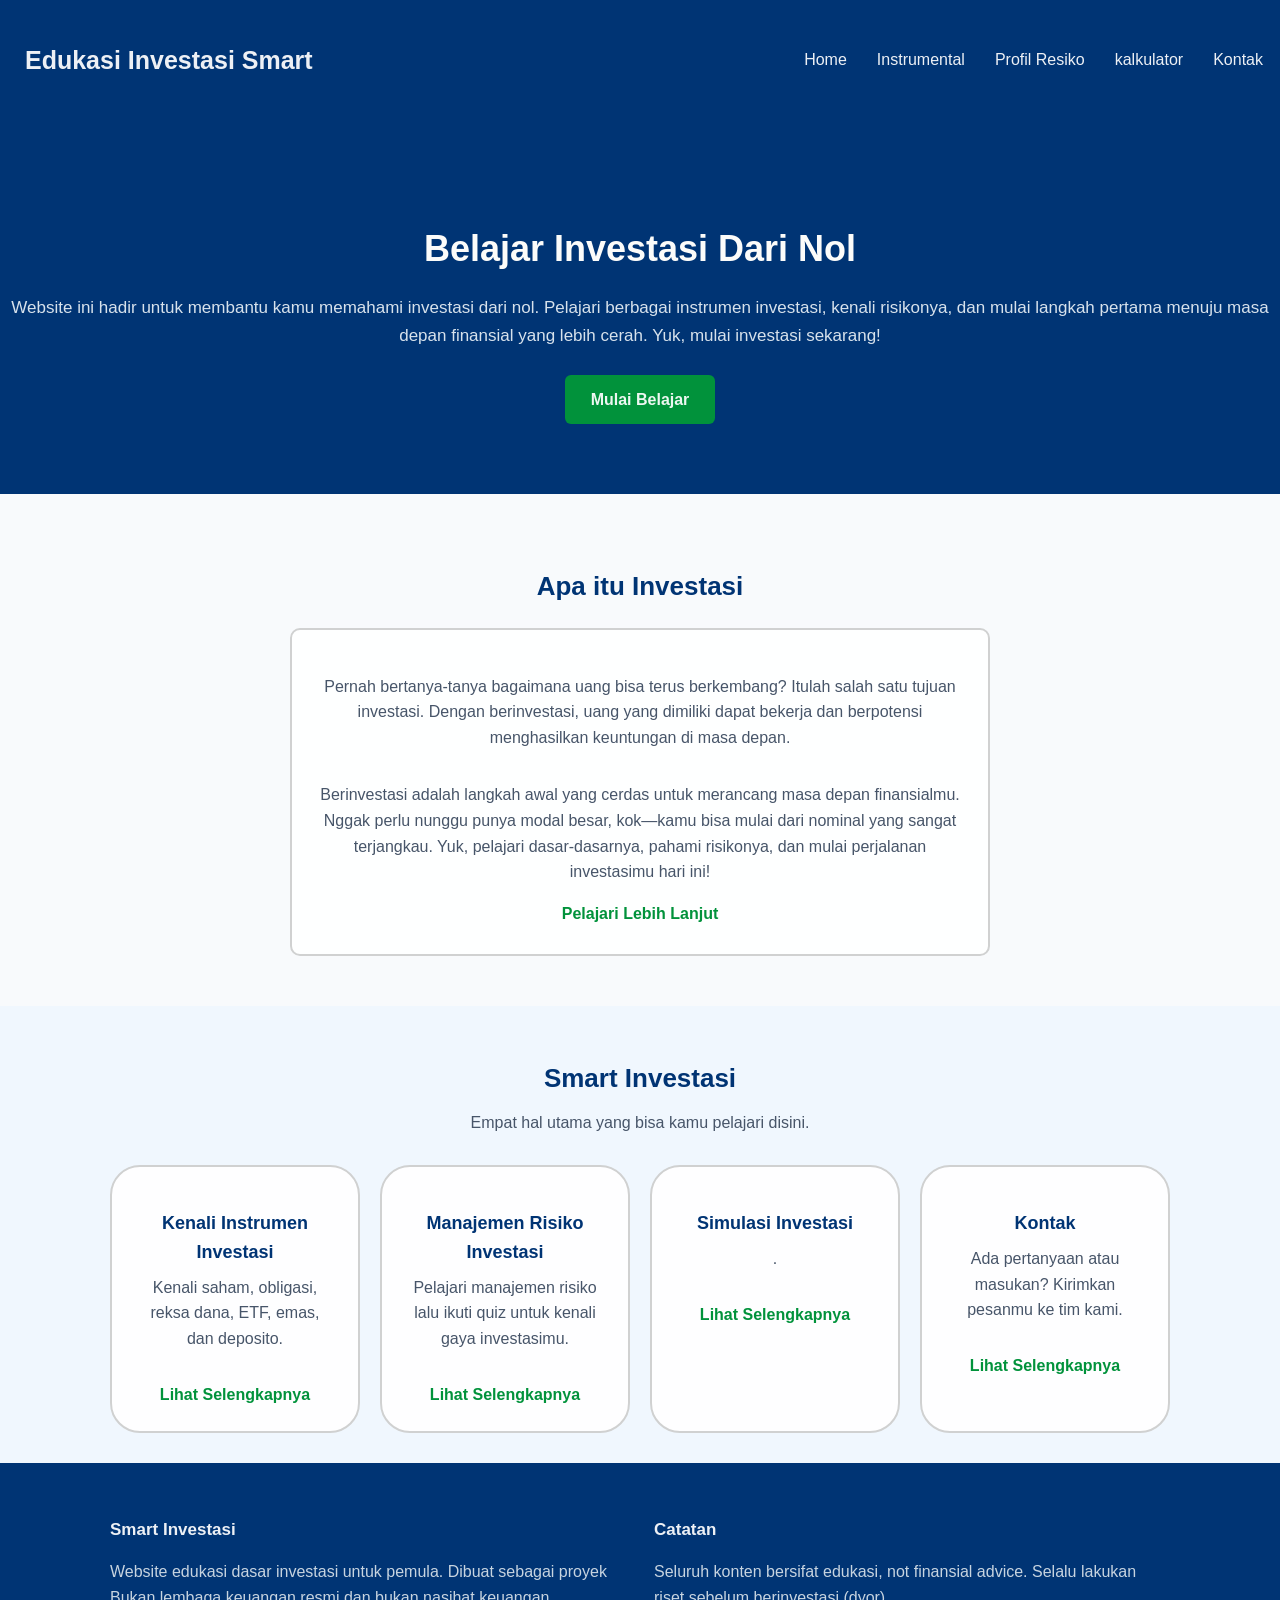
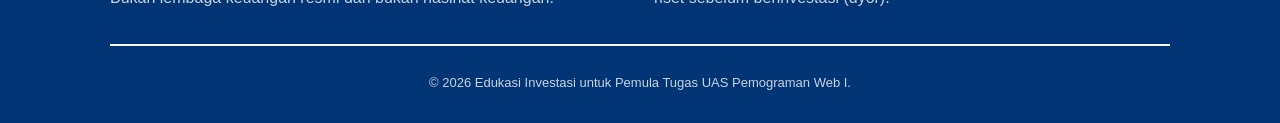
<file: index.html>
<!--================================== 
Tema             : Website Edukasi Dari Nol
Mata Kuliah      : Pemograman Web 1
Dosen            : Riad Sahara, S.SI, MT.
======================================
NAMA KELOMPOK    :
1. Rizqi Wahyu Saputra (250401010478)
2. Almalik Rendrajati (250401010523)
3. Boby Goldamy Sihombing (250401010506)
=====================================-->
<!DOCTYPE html>
<html lang="en">
<head>
    <meta charset="UTF-8">
    <meta name="viewport" content="width=device-width, initial-scale=1.0">
    <title>Investasi Dari Nol</title>
    <link rel="stylesheet" href="CSS.css">
</head>
<body>
    <!-- ================================================= -->
    <!-- NAVBAR (MENU NAVIGASI)-->
    <!-- ================================================= -->

     <nav class="navigasi">
        <div class="isi-navigasi">
            <a class="logo" href="index.html">Edukasi Investasi Smart</a>
            <ul>
                <li><a href="index.html">Home</a></li>
                <li><a href="instrumen.html">Instrumental</a></li>
                <li><a href="profilresiko.html">Profil Resiko</a></li>
                <li><a href="kalkulator.html">kalkulator</a></li>
                <li><a href="kontak.html">Kontak</a></li>
            </ul>
        </div>
     </nav>
     <!-- ================================================ -->
     <!-- HERO(Tampilan Utama/Banner) -->
     <!-- ================================================ -->
     <section class="hero">
        <div clas="wadah">
            <h1 class="judul-hero">Belajar Investasi Dari Nol</h1>
            <p class="deskripsi-hero">Website ini hadir untuk membantu kamu memahami 
                investasi dari nol. Pelajari berbagai instrumen investasi, kenali 
                risikonya, dan mulai langkah pertama menuju masa depan finansial 
                yang lebih cerah. Yuk, mulai investasi sekarang!
            </p>
            <a href="instrumen.html" class="button-belajar">Mulai Belajar</a>
        </div>
     </section>

     <section class="pengertian">
        <div class="wadah">
            <h2 class="judul-pengertian">Apa itu Investasi</h2>
            <div class="kotak-investasi">
                <p>Pernah bertanya-tanya bagaimana uang bisa terus berkembang? 
                    Itulah salah satu tujuan investasi. Dengan berinvestasi, uang yang 
                    dimiliki dapat bekerja dan berpotensi menghasilkan keuntungan di masa depan.
                </p>
                <p>Berinvestasi adalah langkah awal yang cerdas untuk merancang masa depan finansialmu. 
                    Nggak perlu nunggu punya modal besar, kok—kamu bisa mulai dari nominal yang sangat 
                    terjangkau. Yuk, pelajari dasar-dasarnya, pahami risikonya, dan mulai 
                    perjalanan investasimu hari ini!
                </p>
                <a href="instrumen.html" class="tautan-pengertian">Pelajari Lebih Lanjut</a>
            </div>
        </div>
     </section>
    
     <section class="fitur">
        <div class="wadah">
            <h2 class="judul-section">Smart Investasi</h2>
            <p class="deskripsi">
                Empat hal utama yang bisa kamu pelajari disini.
            </p>
        </div>

        <div class="grid-4">
            <div class="card-fitur" >
                <h3 class="judul-card">Kenali Instrumen Investasi</h3>
                <p class="deskripsi">Kenali saham, obligasi, reksa dana, ETF, emas, dan deposito.</p>
                <a href="instrumen.html" class="tautan-fitur">Lihat Selengkapnya</a>
            </div>

            <div class="card-fitur">
                <h3 class="judul-card">Manajemen Risiko Investasi</h3>
                <p class="deskripsi">Pelajari manajemen risiko lalu ikuti quiz untuk kenali gaya investasimu.</p>
                <a href="profilresiko.html" class="tautan-fitur"> Lihat Selengkapnya</a>
            </div>

            <div class="card-fitur">
                <h3 class="judul-card">Simulasi Investasi</h3>
                <p class="deskripsi">.</p>
                <a href="kalkulator.html" class="tautan-fitur"> Lihat Selengkapnya</a>
            </div>

            <div class="card-fitur">
                <h3 class="judul-card">Kontak</h3>
                <p class="deskripsi">Ada pertanyaan atau masukan? Kirimkan pesanmu ke tim kami.</p>
                <a href="kontak.html" class="tautan-fitur"> Lihat Selengkapnya</a>
            </div>
        </div>
     </section>

     <!-- ================================================= -->
     <!-- FOOTER (Bagian Bawah Website)-->
     <!-- ================================================= -->

     <footer class="footer-area">
    <div class="wadah">
      <div class="grid-2">
        <div>
          <h3 class="judul-footer">Smart Investasi</h3>
          <p class="teks-footer">
            Website edukasi dasar investasi untuk pemula. Dibuat sebagai proyek
            Bukan lembaga keuangan resmi dan bukan nasihat keuangan.
          </p>
        </div>
        <div>
          <h3 class="judul-footer">Catatan</h3>
          <p class="teks-footer">
            Seluruh konten bersifat edukasi, not finansial advice.
            Selalu lakukan riset sebelum berinvestasi (dyor).
          </p>
        </div>
      </div>
      <div class="footer-bawah">
        <p>&copy; 2026 Edukasi Investasi untuk Pemula
            Tugas UAS Pemograman Web I. 
        </p>
      </div>
    </div>
  </footer>
</body>
</html>
</file>
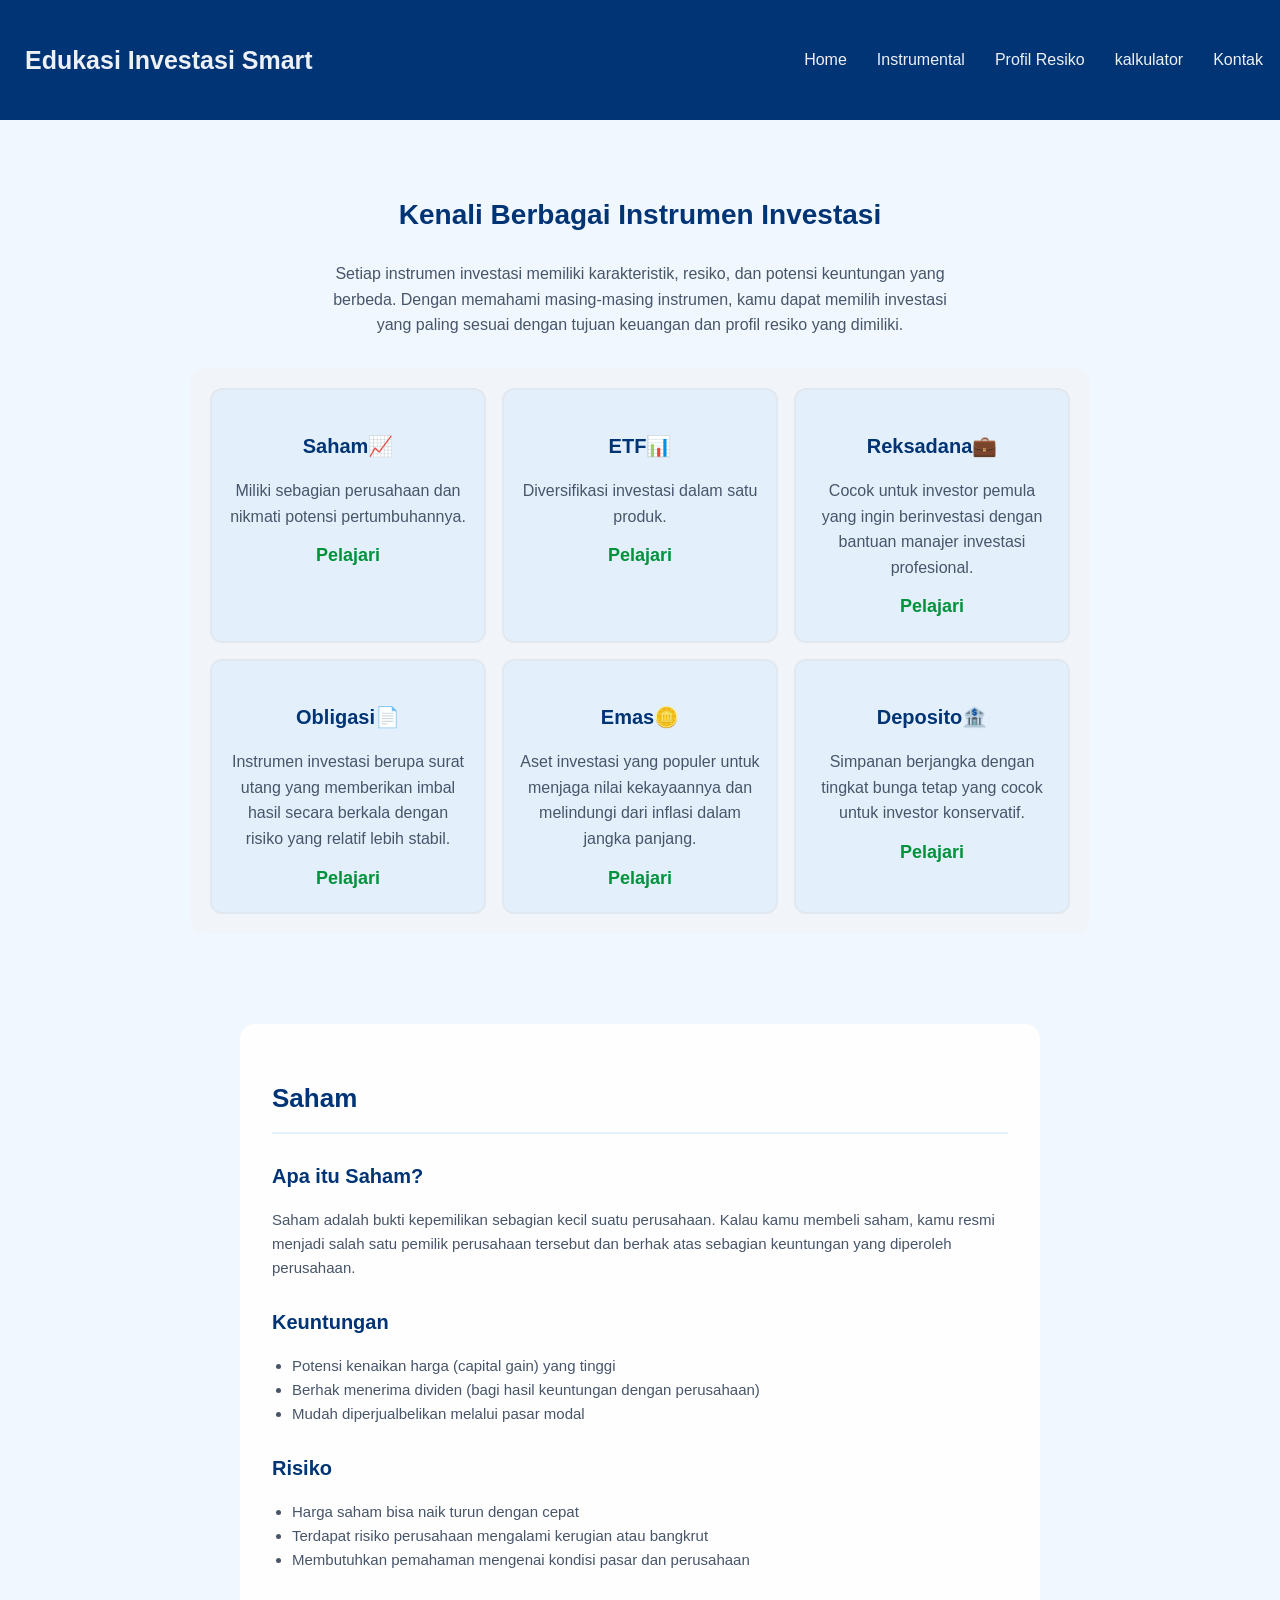
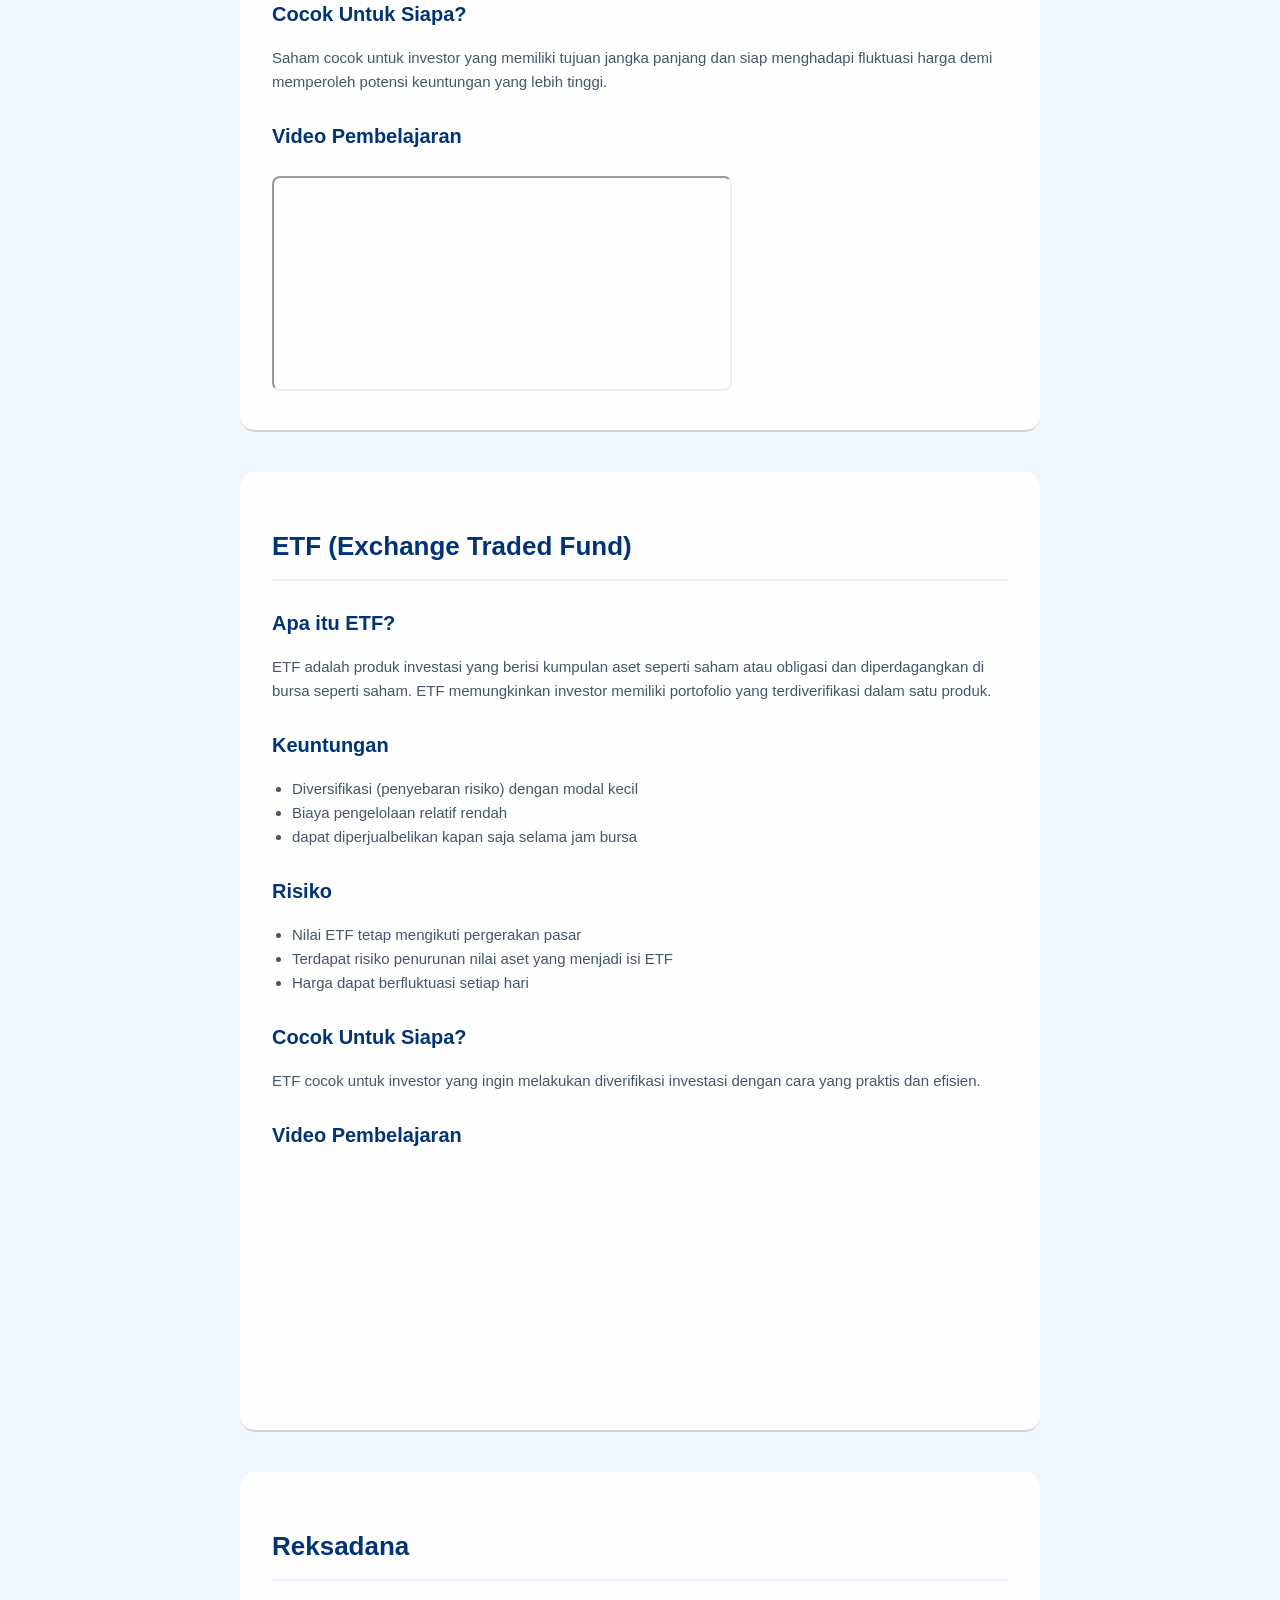
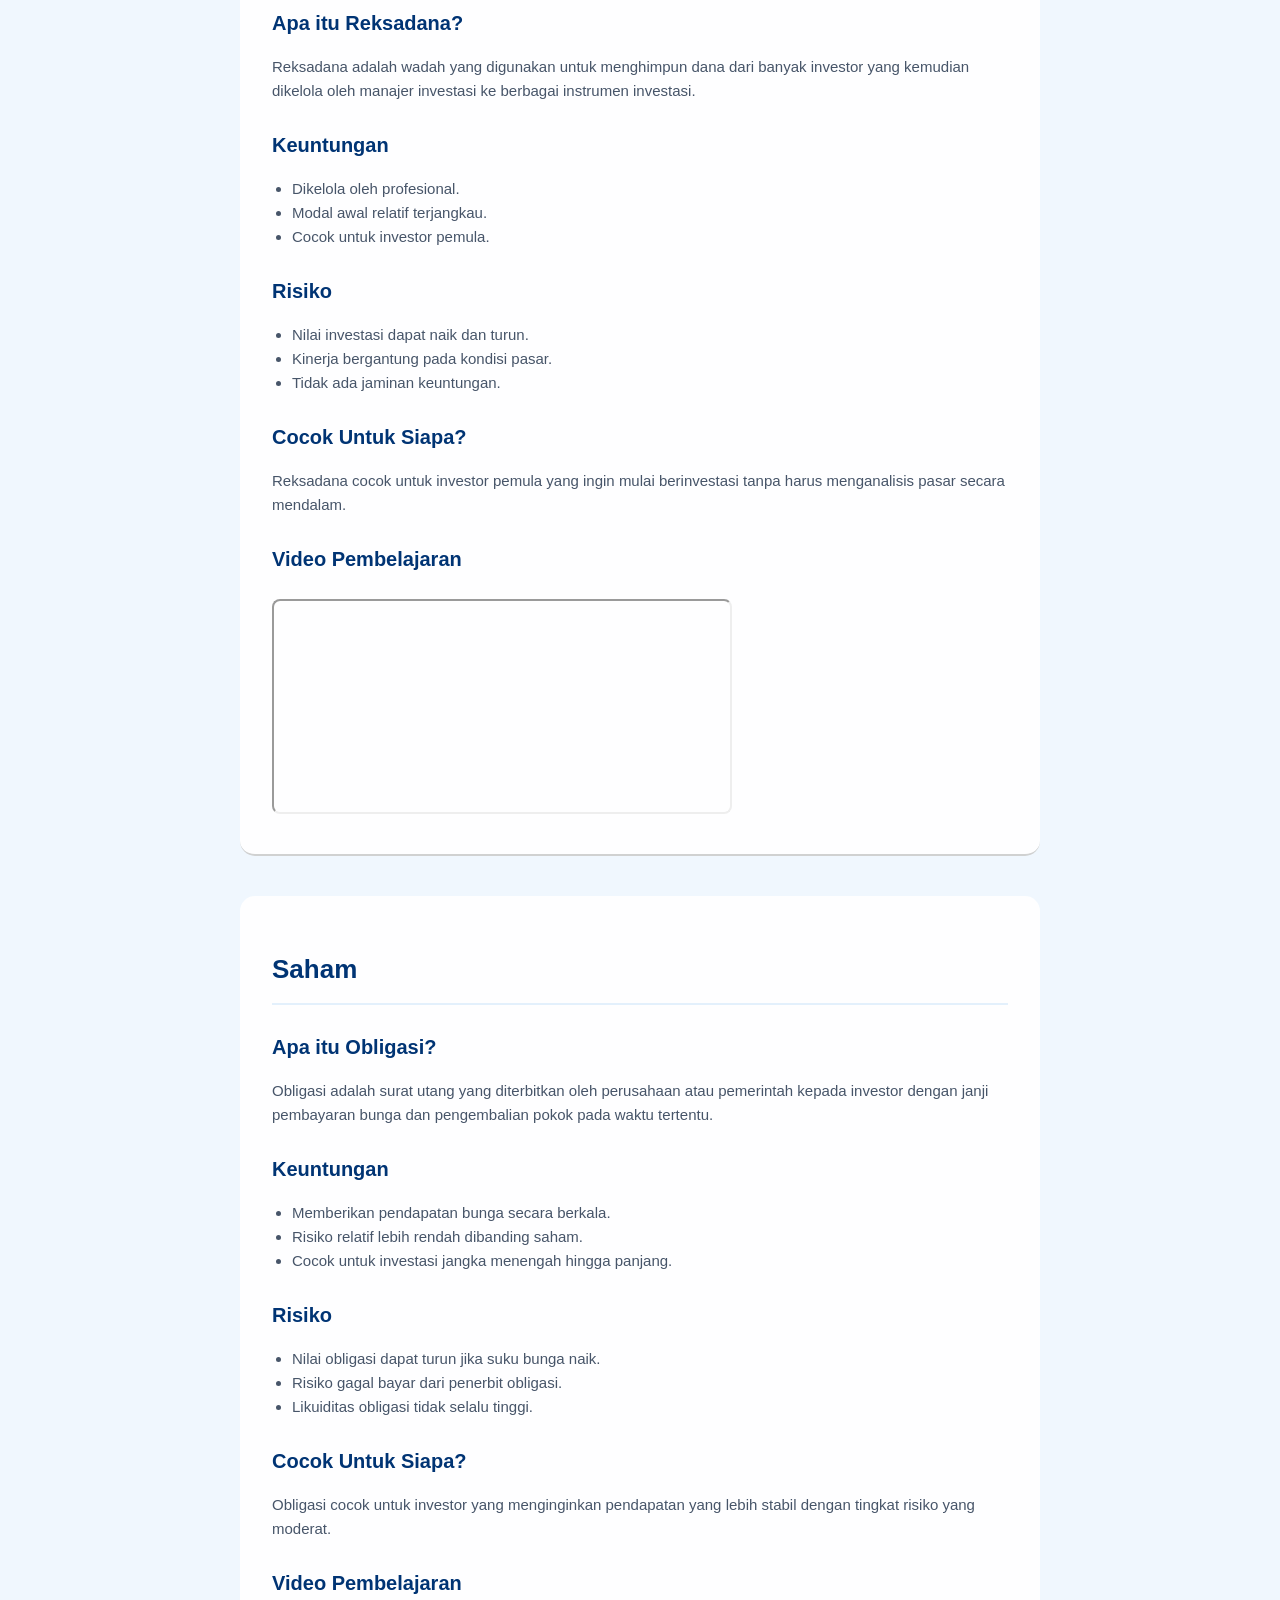
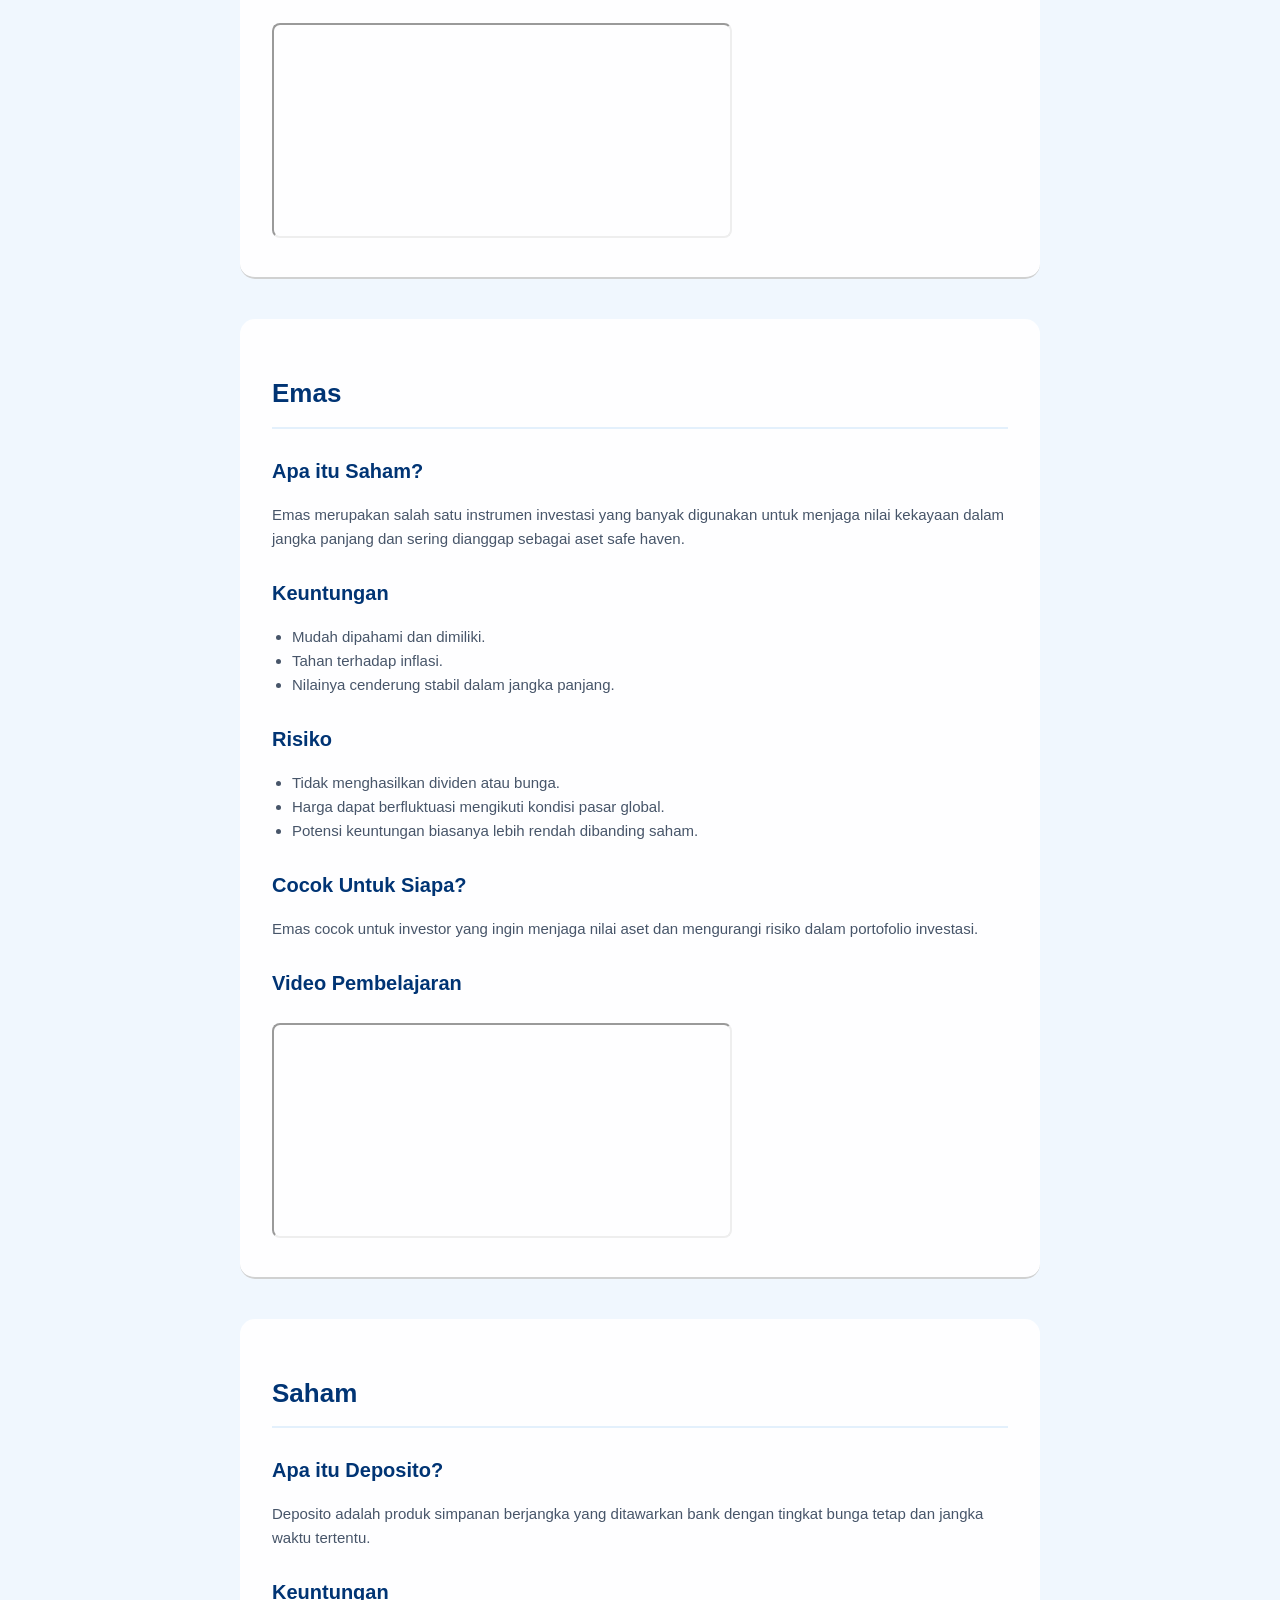
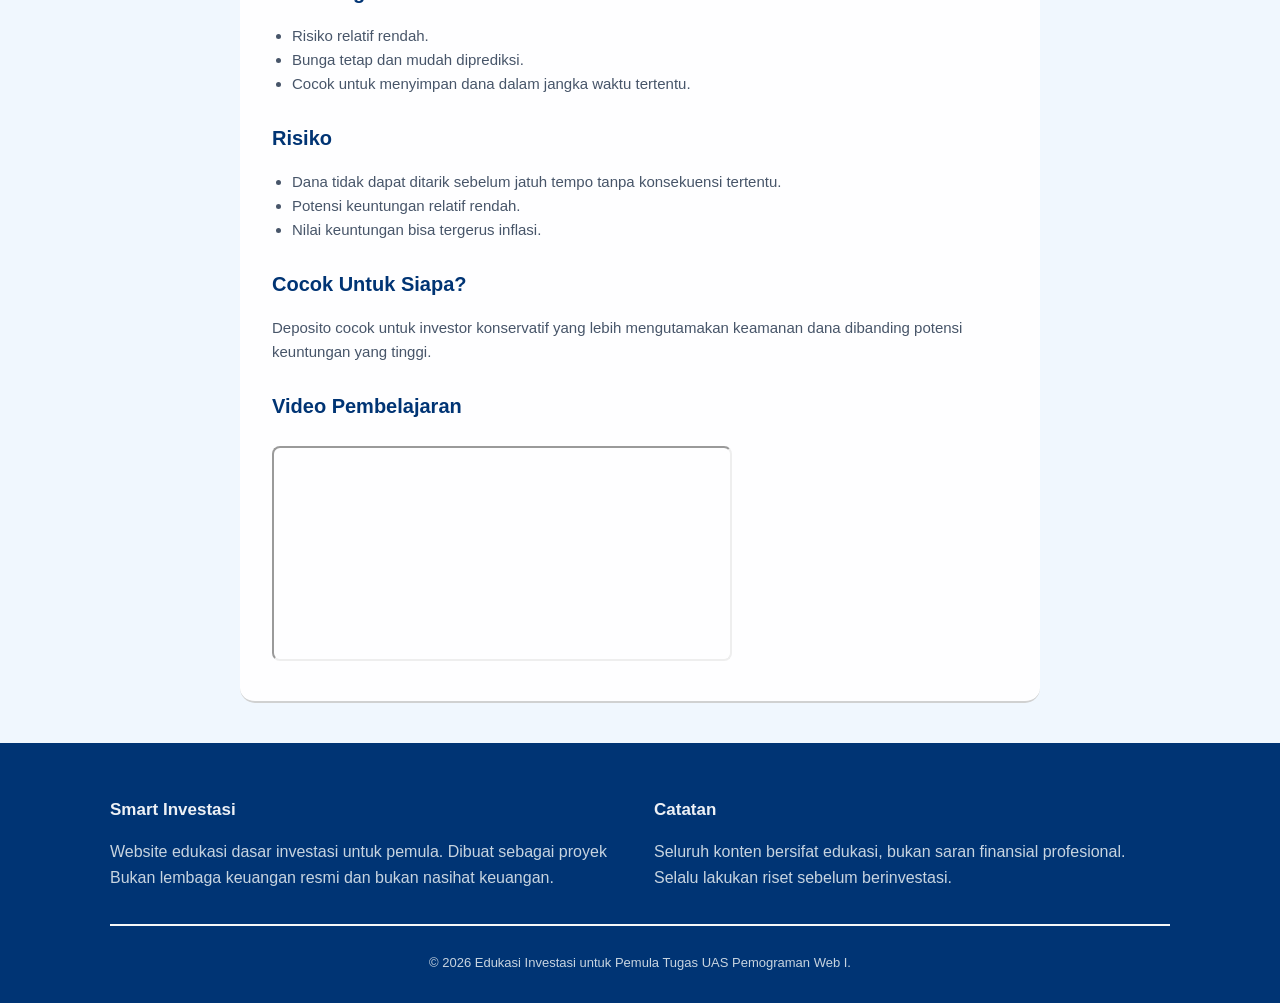
<file: instrumen.html>
<!DOCTYPE html>
<html lang="en">
<head>
    <meta charset="UTF-8">
    <meta name="viewport" content="width=device-width, initial-scale=1.0">
    <title>Investasi Dari Nol</title>
    <link rel="stylesheet" href="CSS.css">
</head>
</head>
<body>
    <!-- ========================================= -->
    <!-- NAVBAR (MENU NAVIGASI) -->
    <!-- ==========================================-->
     <nav class="navigasi">
        <div class="isi-navigasi">
            <a class="logo" href="index.html">Edukasi Investasi Smart</a>
            <ul>
                <li><a href="index.html">Home</a></li>
                <li><a href="instrumen.html">Instrumental</a></li>
                <li><a href="profilresiko.html">Profil Resiko</a></li>
                <li><a href="kalkulator.html">kalkulator</a></li>
                <li><a href="kontak.html">Kontak</a></li>
            </ul>
        </div>
     </nav>

    <section class="instrumen">
    <h1 >Kenali Berbagai Instrumen Investasi</h1>

    <p>
        Setiap instrumen investasi memiliki karakteristik, resiko,
        dan potensi keuntungan yang berbeda. Dengan memahami masing-masing
        instrumen, kamu dapat memilih investasi yang paling sesuai dengan tujuan 
        keuangan dan profil resiko yang dimiliki.
    </p>
    
    <!-- =============================================== -->
    <!-- KOTAK INTRUMEN -->
    <!-- =============================================== -->
    
    <div class="kotak-pengertian">
        <div class="card">
            <h3>Saham📈</h3>
            <p>Miliki sebagian perusahaan dan nikmati potensi pertumbuhannya.</p>
            <a href="#detail-saham" class="tautan-pengertian">Pelajari</a>
        </div>
        <div class="card">
            <h3>ETF📊</h3>
            <p>Diversifikasi investasi dalam satu produk.</p>
            <a href="#detail-etf">Pelajari</a>
        </div>
        <div class="card">
            <h3>Reksadana💼</h3>
            <p>Cocok untuk investor pemula yang ingin berinvestasi
                dengan bantuan manajer investasi profesional.</p>
            <a href="#detail-reksadana">Pelajari</a>
        </div>
        <div class="card">
            <h3>Obligasi📄</h3>
            <p>Instrumen investasi berupa surat utang yang
                memberikan imbal hasil secara berkala dengan risiko 
                yang relatif lebih stabil.
            </p>
            <a href="#detail-obligasi">Pelajari</a>
        </div>
        <div class="card">
            <h3>Emas🪙</h3>
            <p>Aset investasi yang populer untuk menjaga nilai 
                kekayaannya dan melindungi dari inflasi 
                dalam jangka panjang.
            </p>
            <a href="#detail-emas">Pelajari</a>
        </div>
        <div class="card">
            <h3>Deposito🏦</h3>
            <p>Simpanan berjangka dengan tingkat bunga tetap yang cocok 
                untuk investor konservatif.
            </p>
            <a href="#detail-deposito">Pelajari</a>
        </div>
    </div>
    </section>

    <!-- ============================================= -->
    <!-- PENGERTIAN INSTRUMEN -->
    <!-- ============================================= -->

<section id="detail-saham">
    <div class="detail">
    <h2>Saham</h2>
        <h3>Apa itu Saham?</h3>
            <p>Saham adalah bukti kepemilikan sebagian kecil suatu perusahaan. 
                Kalau kamu membeli saham, kamu resmi menjadi salah satu 
                pemilik perusahaan tersebut dan berhak atas
                sebagian keuntungan yang diperoleh perusahaan.</p>
        <h3>Keuntungan</h3>
            <ul>
                <li>Potensi kenaikan harga (capital gain) yang tinggi</li>
                <li>Berhak menerima dividen (bagi hasil keuntungan dengan perusahaan)</li>
                <li>Mudah diperjualbelikan melalui pasar modal</li>
             </ul>
         <h3>Risiko</h3>
            <ul>
                <li>Harga saham bisa naik turun dengan cepat</li>
                <li>Terdapat risiko perusahaan mengalami kerugian atau bangkrut</li>
                <li>Membutuhkan pemahaman mengenai kondisi pasar dan perusahaan</li>
            </ul>
        <h3>Cocok Untuk Siapa?</h3>
            <p>Saham cocok untuk investor yang memiliki tujuan jangka panjang dan 
                siap menghadapi fluktuasi harga demi memperoleh potensi keuntungan yang lebih tinggi.</p>
        <h3>Video Pembelajaran</h3>
            <iframe
                width="460"
                height="215"
                src="https://www.youtube.com/embed/uGzToPCX8nU"
                title="Video Saham"
                allowfullscreen>
            </iframe>
    </div>
</section>

<section id="detail-etf">
    <h2>ETF (Exchange Traded Fund)</h2>
        <h3>Apa itu ETF?</h3>
            <p>ETF adalah produk investasi yang berisi kumpulan aset seperti saham 
                atau obligasi dan diperdagangkan di bursa seperti saham. 
                ETF memungkinkan investor memiliki portofolio yang 
                terdiverifikasi dalam satu produk.</p>
        <h3>Keuntungan</h3>
            <ul>
                <li>Diversifikasi (penyebaran risiko) dengan modal kecil</li>
                <li>Biaya pengelolaan relatif rendah</li>
                <li>dapat diperjualbelikan kapan saja selama jam bursa</li>
             </ul>
         <h3>Risiko</h3>
            <ul>
                <li>Nilai ETF tetap mengikuti pergerakan pasar</li>
                <li>Terdapat risiko penurunan nilai aset yang menjadi isi ETF</li>
                <li>Harga dapat berfluktuasi setiap hari</li>
            </ul>
        <h3>Cocok Untuk Siapa?</h3>
            <p>ETF cocok untuk investor yang ingin melakukan diverifikasi 
                investasi dengan cara yang praktis dan efisien.</p>
        <h3>Video Pembelajaran</h3>
            <iframe
                width="460"
                height="215"
                src="https://www.youtube.com/embed/EfP08PP8Mps"
                title="YouTube video player"
                frameborder="0"
                allowfullscreen>
            </iframe>
</section>

<section id="detail-reksadana">
    <h2>Reksadana</h2>
        <h3>Apa itu Reksadana?</h3>
            <p>Reksadana adalah wadah yang digunakan untuk menghimpun dana dari banyak
                investor yang kemudian dikelola oleh manajer investasi ke berbagai
                 instrumen investasi.</p>
        <h3>Keuntungan</h3>
            <ul>
                <li>Dikelola oleh profesional.</li>
                <li>Modal awal relatif terjangkau.</li>
                <li>Cocok untuk investor pemula.</li>
             </ul>
         <h3>Risiko</h3>
            <ul>
                <li>Nilai investasi dapat naik dan turun.</li>
                <li>Kinerja bergantung pada kondisi pasar.</li>
                <li>Tidak ada jaminan keuntungan.</li>
            </ul>
        <h3>Cocok Untuk Siapa?</h3>
            <p>Reksadana cocok untuk investor pemula yang ingin mulai berinvestasi tanpa harus menganalisis pasar secara mendalam.</p>
        <h3>Video Pembelajaran</h3>
            <iframe
                 width="460"
                height="215"
                src="https://www.youtube.com/embed/ySolMNPZm7s"
                title="Video Saham"
                allowfullscreen>
            </iframe>
</section>

<section id="detail-obligasi">
    <h2>Saham</h2>
        <h3>Apa itu Obligasi?</h3>
            <p>Obligasi adalah surat utang yang diterbitkan oleh perusahaan atau pemerintah kepada investor dengan janji pembayaran bunga dan pengembalian pokok pada waktu tertentu.</p>
        <h3>Keuntungan</h3>
            <ul>
                <li>Memberikan pendapatan bunga secara berkala.</li>
                <li>Risiko relatif lebih rendah dibanding saham.</li>
                <li>Cocok untuk investasi jangka menengah hingga panjang.</li>
             </ul>
         <h3>Risiko</h3>
            <ul>
                <li>Nilai obligasi dapat turun jika suku bunga naik.</li>
                <li>Risiko gagal bayar dari penerbit obligasi.</li>
                <li>Likuiditas obligasi tidak selalu tinggi.</li>
            </ul>
        <h3>Cocok Untuk Siapa?</h3>
            <p>Obligasi cocok untuk investor yang menginginkan pendapatan yang lebih stabil dengan tingkat risiko yang moderat.</p>
        <h3>Video Pembelajaran</h3>
            <iframe
                width="460"
                height="215"
                src="https://www.youtube.com/embed/_yD-iNUXoxI"
                title="Video Saham"
                allowfullscreen>
            </iframe>
</section>

<section id="detail-Emas">
    <h2>Emas</h2>
        <h3>Apa itu Saham?</h3>
            <p>Emas merupakan salah satu instrumen investasi yang banyak digunakan untuk menjaga nilai kekayaan dalam jangka panjang dan sering dianggap sebagai aset safe haven.</p>
        <h3>Keuntungan</h3>
            <ul>
                <li>Mudah dipahami dan dimiliki.</li>
                <li>Tahan terhadap inflasi.</li>
                <li>Nilainya cenderung stabil dalam jangka panjang.</li>
             </ul>
         <h3>Risiko</h3>
            <ul>
                <li>Tidak menghasilkan dividen atau bunga.</li>
                <li>Harga dapat berfluktuasi mengikuti kondisi pasar global.</li>
                <li>Potensi keuntungan biasanya lebih rendah dibanding saham.</li>
            </ul>
        <h3>Cocok Untuk Siapa?</h3>
            <p>Emas cocok untuk investor yang ingin menjaga nilai aset dan mengurangi risiko dalam portofolio investasi.</p>
        <h3>Video Pembelajaran</h3>
            <iframe
                width="460"
                height="215"
                src="https://www.youtube.com/embed/Uc8MVWQ_o2I"
                title="Video Saham"
                allowfullscreen>
            </iframe>
</section>

<section id="detail-deposito">
    <h2>Saham</h2>
        <h3>Apa itu Deposito?</h3>
            <p>Deposito adalah produk simpanan berjangka yang ditawarkan bank dengan tingkat bunga tetap dan jangka waktu tertentu.</p>
        <h3>Keuntungan</h3>
            <ul>
                <li>Risiko relatif rendah.</li>
                <li>Bunga tetap dan mudah diprediksi.</li>
                <li>Cocok untuk menyimpan dana dalam jangka waktu tertentu.</li>
             </ul>
         <h3>Risiko</h3>
            <ul>
                <li>Dana tidak dapat ditarik sebelum jatuh tempo tanpa konsekuensi tertentu.</li>
                <li>Potensi keuntungan relatif rendah.</li>
                <li>Nilai keuntungan bisa tergerus inflasi.</li>
            </ul>
        <h3>Cocok Untuk Siapa?</h3>
            <p>Deposito cocok untuk investor konservatif yang lebih mengutamakan keamanan dana dibanding potensi keuntungan yang tinggi.</p>
        <h3>Video Pembelajaran</h3>
            <iframe
                width="460"
                height="215"
                src="https://www.youtube.com/embed/VFoRFzoprfM"
                title="Video Saham"
                allowfullscreen>
            </iframe>
</section>

     <!-- ================================================= -->
     <!-- FOOTER (Bagian Bawah Website)-->
     <!-- ================================================= -->

     <footer class="footer-area">
    <div class="wadah">
      <div class="grid-2">
        <div>
          <h3 class="judul-footer">Smart Investasi</h3>
          <p class="teks-footer">
            Website edukasi dasar investasi untuk pemula. Dibuat sebagai proyek
            Bukan lembaga keuangan resmi dan bukan nasihat keuangan.
          </p>
        </div>
        <div>
          <h3 class="judul-footer">Catatan</h3>
          <p class="teks-footer">
            Seluruh konten bersifat edukasi, bukan saran finansial profesional.
            Selalu lakukan riset sebelum berinvestasi.
          </p>
        </div>
      </div>
      <div class="footer-bawah">
        <p>&copy; 2026 Edukasi Investasi untuk Pemula
            Tugas UAS Pemograman Web I. 
        </p>
      </div>
    </div>
  </footer>
</body>
</html>
</file>
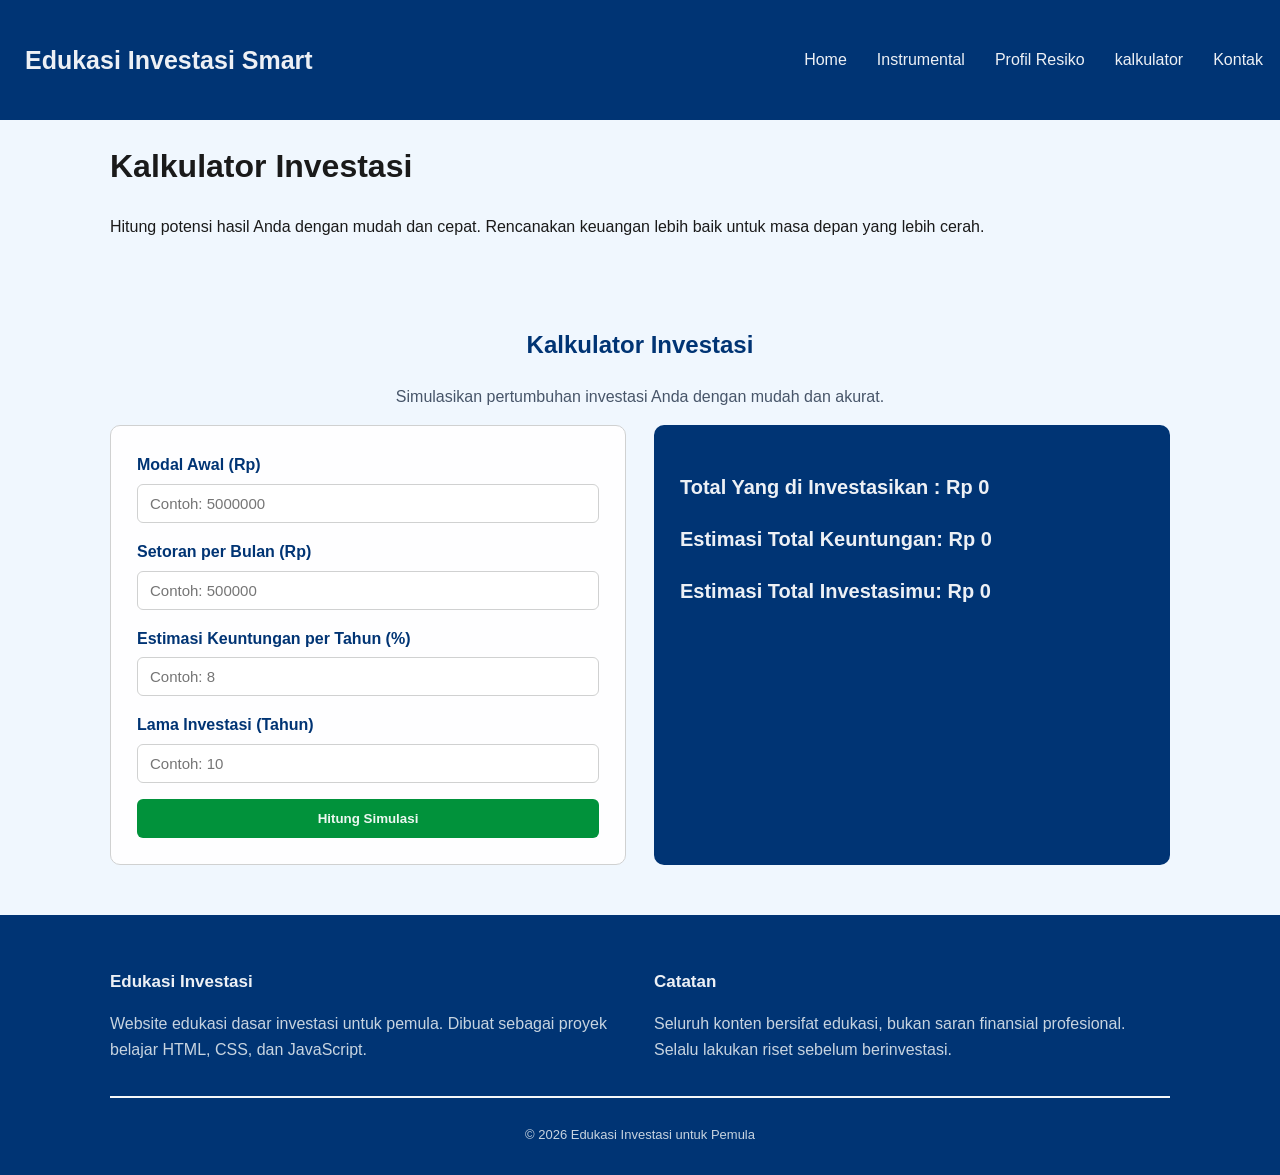
<file: kalkulator.html>
<!DOCTYPE html>
<html lang="en">
<head>
    <meta charset="UTF-8">
    <meta name="viewport" content="width=device-width, initial-scale=1.0">
    <title>Investasi Dari Nol</title>
    <link rel="stylesheet" href="CSS.css">
</head>
<body>
    <!-- =========================================== -->
    <!-- NAVBAR (MENU NAVIGASI)-->
    <!-- =========================================== -->

     <nav class="navigasi">
        <div class="isi-navigasi">
            <a class="logo" href="index.html">Edukasi Investasi Smart</a>
            <ul>
                <li><a href="index.html">Home</a></li>
                <li><a href="instrumen.html">Instrumental</a></li>
                <li><a href="profilresiko.html">Profil Resiko</a></li>
                <li><a href="kalkulator.html">kalkulator</a></li>
                <li><a href="kontak.html">Kontak</a></li>
            </ul>
        </div>
     </nav>
 
    <!-- ============================================ -->
    <!-- HEADER HALAMAN KALKULATOR -->
    <!-- ============================================ -->
    <header class="header">
        <div class="wadah">
            <h1 class="judul-header">Kalkulator Investasi</h1>
            <p class="deskripsi-header">Hitung potensi hasil Anda dengan mudah dan cepat.
            Rencanakan keuangan lebih baik untuk masa depan yang lebih cerah.</p>
        </div>
    </header>
 
    <!-- ============================================ -->
    <!-- SECTION KALKULATOR INVESTASI  -->
    <!-- ============================================ -->

    <section class="kalkulator">
        <div class="wadah">
            <h2 class="judul-kalkulator">Kalkulator Investasi</h2>
            <p class="deskripsi-kalkulator">
                Simulasikan pertumbuhan investasi Anda dengan mudah dan akurat.
            </p>
 
            <div class="grid-2">
                <form id="formKalkulator" class="form-kalkulator">
                    <div class="grup-input">
                        <label for="modalAwal" class="label-form">Modal Awal (Rp)</label>
                        <input type="number" id="modalAwal" class="input-form" placeholder="Contoh: 5000000">
                    </div>
                    <div class="grup-input">
                        <label for="setoranBulanan" class="label-form">Setoran per Bulan (Rp)</label>
                        <input type="number" id="setoranBulanan" class="input-form" placeholder="Contoh: 500000">
                    </div>
                    <div class="grup-input">
                        <label for="bungaTahunan" class="label-form">Estimasi Keuntungan per Tahun (%)</label>
                        <input type="number" id="bungaTahunan" class="input-form" placeholder="Contoh: 8">
                    </div>
                    <div class="grup-input">
                        <label for="lamaTahun" class="label-form">Lama Investasi (Tahun)</label>
                        <input type="number" id="lamaTahun" class="input-form" placeholder="Contoh: 10">
                    </div>
                    <button type="button" id="btnHitung" class="btn-hitung">Hitung Simulasi</button>
                </form>
 
                
                <div id="hasilKalkulator" class="hasil-kalkulator">
                    <p class="teks-hasil">Total Yang di Investasikan : <span id="hasilTotalSetoran">Rp 0</span></p>
                    <p class="teks-hasil">Estimasi  Total Keuntungan: <span id="hasilKeuntungan">Rp 0</span></p>
                    <p class="teks-hasil">Estimasi Total Investasimu: <span id="hasilNilaiAkhir">Rp 0</span></p>
                </div>
            </div>
        </div>
    </section>
 
    <!-- =============================================== -->
    <!-- FOOTER (Bagian Bawah Website) -->
    <!-- =============================================== -->
    <footer class="footer-area">
        <div class="wadah">
            <div class="grid-2">
                <div>
                    <h3 class="judul-footer">Edukasi Investasi</h3>
                    <p class="teks-footer">
                        Website edukasi dasar investasi untuk pemula. Dibuat sebagai proyek
                        belajar HTML, CSS, dan JavaScript.
                    </p>
                </div>
                <div>
                    <h3 class="judul-footer">Catatan</h3>
                    <p class="teks-footer">
                        Seluruh konten bersifat edukasi, bukan saran finansial profesional.
                        Selalu lakukan riset sebelum berinvestasi.
                    </p>
                </div>
            </div>
            <div class="footer-bawah">
                <p>&copy; 2026 Edukasi Investasi untuk Pemula</p>
            </div>
        </div>
    </footer>
 
    <script src="kalkulator.js"></script>
</body>
</html>
</file>
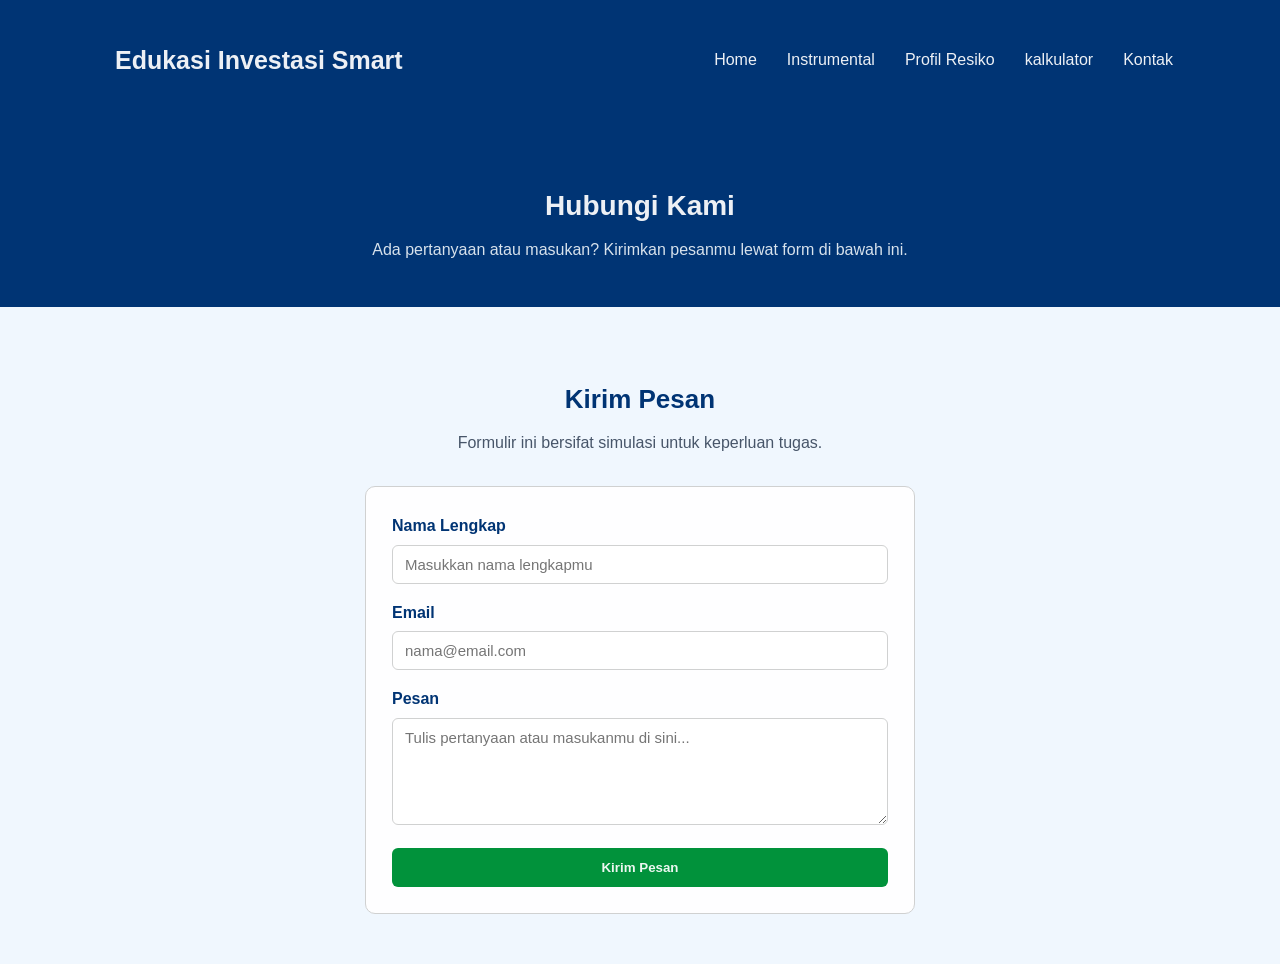
<file: kontak.html>
<!DOCTYPE html>
<html lang="en">
<head>
    <meta charset="UTF-8">
    <meta name="viewport" content="width=device-width, initial-scale=1.0">
    <title>Investasi Dari Nol</title>
    <link rel="stylesheet" href="CSS.css">
</head>
<body>
    <!-- NAVBAR (MENU NAVIGASI)-->
     <nav class="navigasi">
        <div class="wadah isi-navigasi">
            <a class="logo" href="index.html">Edukasi Investasi Smart</a>
            <ul>
                <li><a href="index.html">Home</a></li>
                <li><a href="instrumen.html">Instrumental</a></li>
                <li><a href="profilresiko.html">Profil Resiko</a></li>
                <li><a href="kalkulator.html">kalkulator</a></li>
                <li><a href="kontak.html">Kontak</a></li>
            </ul>
        </div>
     </nav>

     <!--  -->
     <!--  -->
     <!--  -->
    <header class="header-halaman">
    <div class="wadah">
      <h1 class="judul-halaman">Hubungi Kami</h1>
      <p class="deskripsi-halaman">Ada pertanyaan atau masukan? Kirimkan 
        pesanmu lewat form di bawah ini.</p>
    </div>
  </header>
<!--  -->
<!--  -->
<!--  -->
<section class="kontak">
    <div class="wadah">
      <h2 class="judul-section">Kirim Pesan</h2>
      <p class="deskripsi-section">Formulir ini bersifat simulasi untuk keperluan tugas.</p>
 
      <div class="form-tengah">
        <div id="pesanBerhasil" class="pesan-berhasil">
          Pesanmu berhasil dikirim (simulasi). Terima kasih sudah menghubungi kami!
        </div>
 
        <form id="formKontak" class="form-kontak">
          <div class="grup-input">
            <label for="namaInput" class="label-form">Nama Lengkap</label>
            <input type="text" id="namaInput" class="input-form" placeholder="Masukkan nama lengkapmu">
            <p id="errorNama" class="pesan-error">Nama minimal harus 3 huruf.</p>
          </div>
 
          <div class="grup-input">
            <label for="emailInput" class="label-form">Email</label>
            <input type="email" id="emailInput" class="input-form" placeholder="nama@email.com">
            <p id="errorEmail" class="pesan-error">Masukkan alamat email yang benar.</p>
          </div>
 
          <div class="grup-input">
            <label for="pesanInput" class="label-form">Pesan</label>
            <textarea id="pesanInput" class="input-form" rows="5" placeholder="Tulis pertanyaan atau masukanmu di sini..."></textarea>
            <p id="errorPesan" class="pesan-error">Pesan minimal harus 10 huruf.</p>
          </div>
 
          <button type="button" id="btnKirim" class="btn-hitung">Kirim Pesan</button>
        </form>
      </div>
    </div>
  </section>
</body>
</html>
</file>
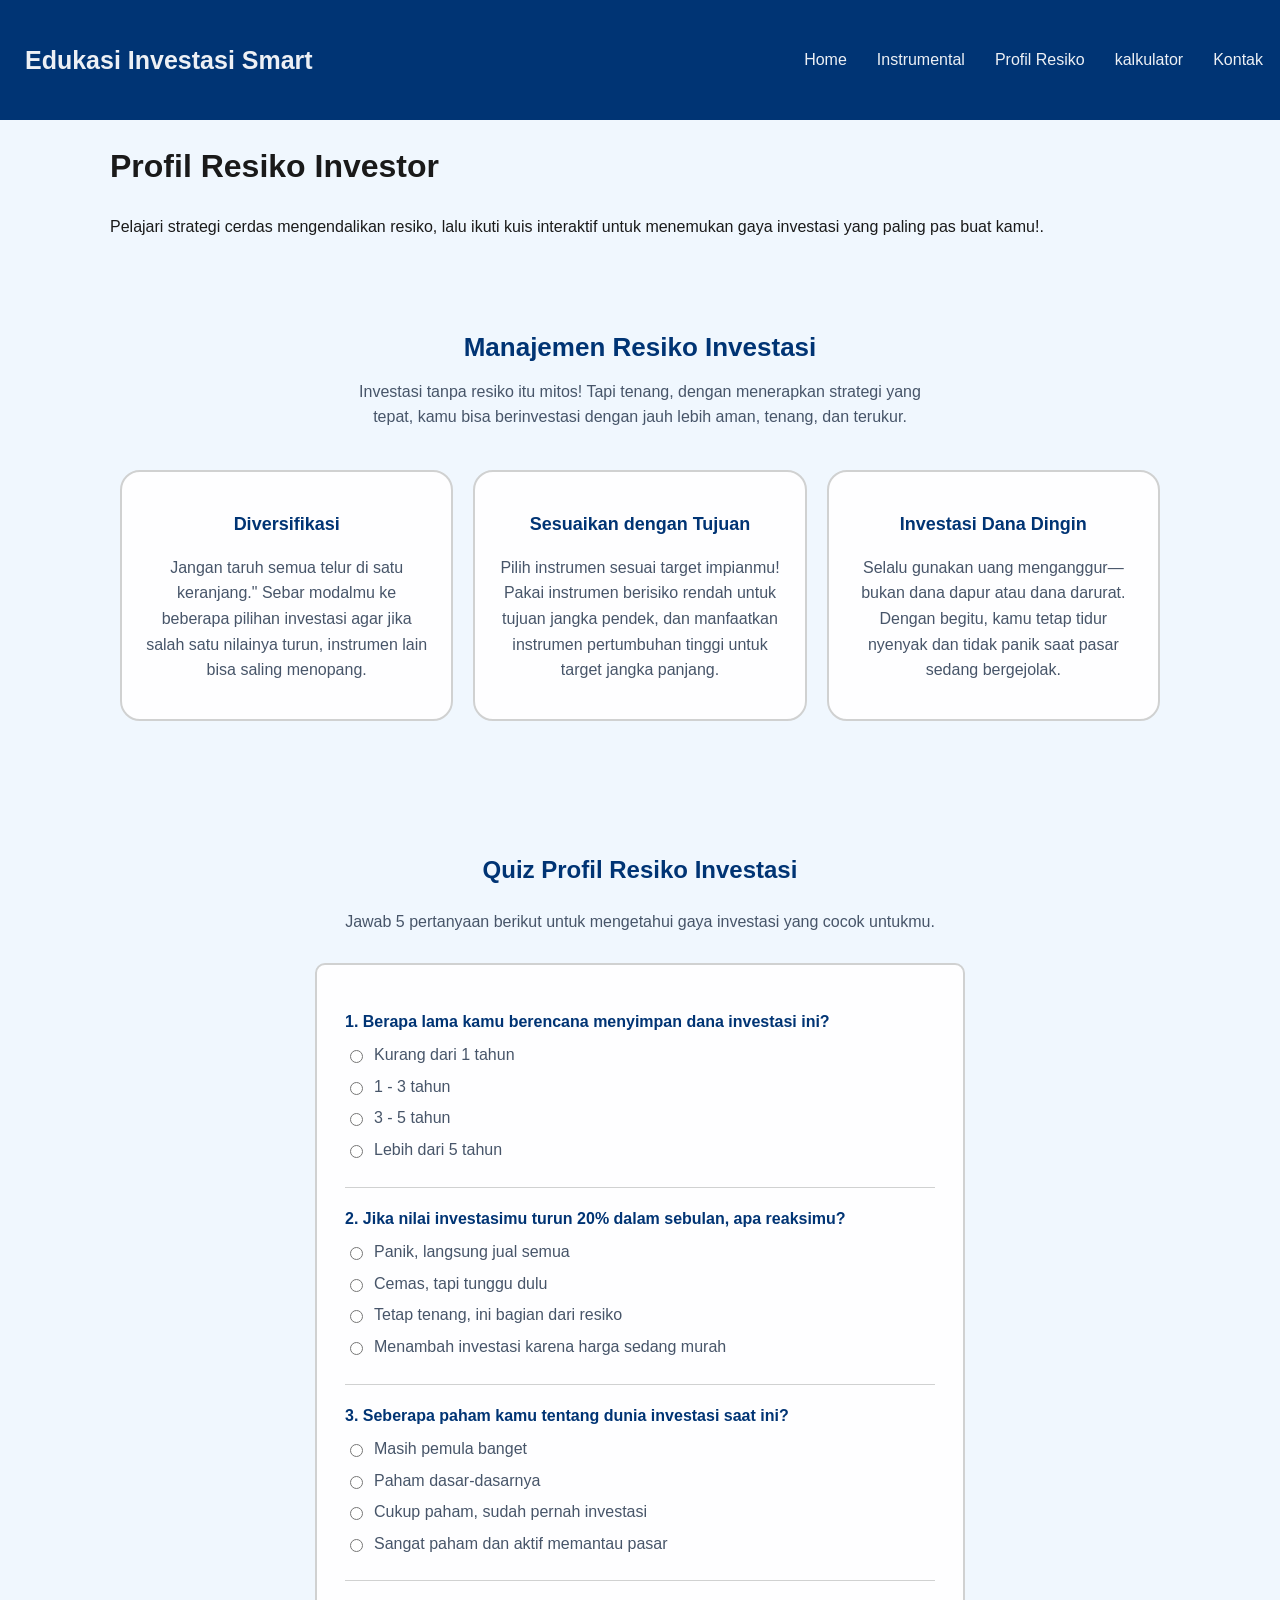
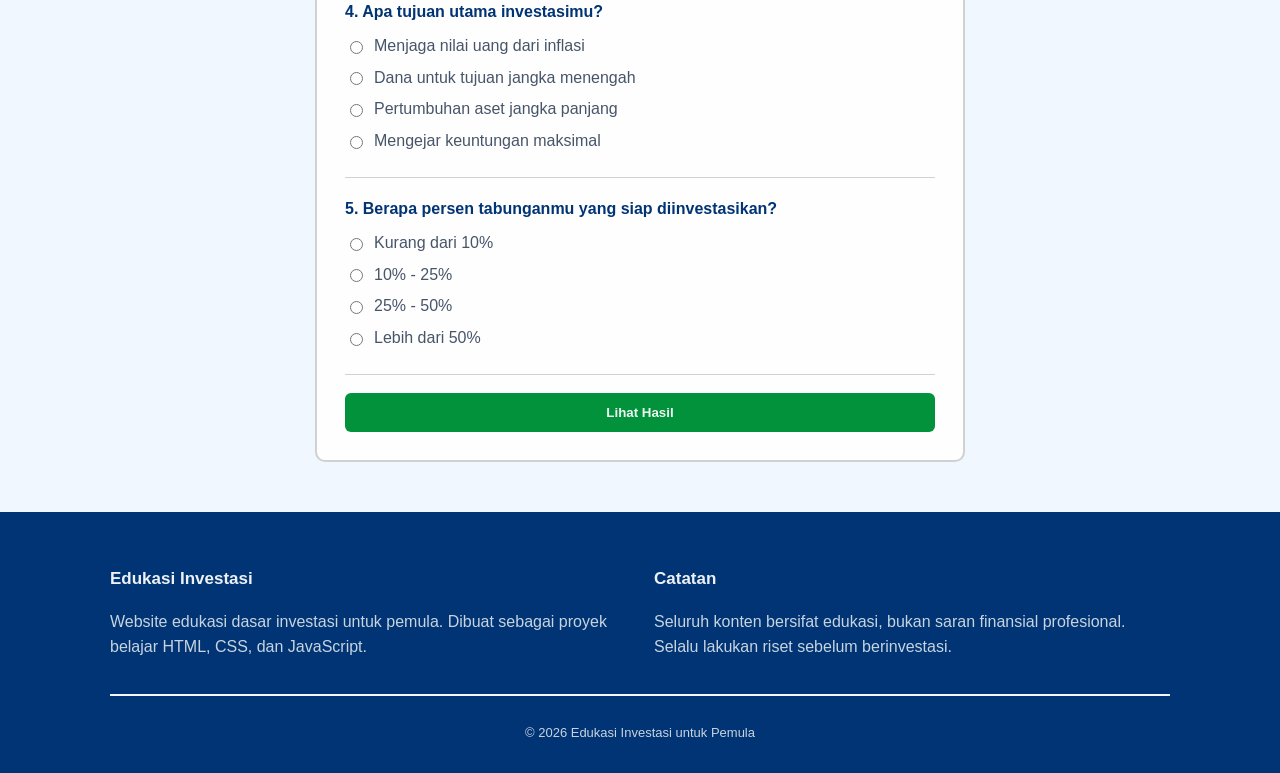
<file: profilresiko.html>
<!DOCTYPE html>
<html lang="en">
<head>
    <meta charset="UTF-8">
    <meta name="viewport" content="width=device-width, initial-scale=1.0">
    <title>Investasi Dari Nol</title>
    <link rel="stylesheet" href="CSS.css">
</head>
</head>
<body>
    <!-- =============================================== -->
    <!-- NAVBAR (MENU NAVIGASI)-->
    <!-- =============================================== -->
     <nav class="navigasi">
        <div class="isi-navigasi">
            <a class="logo" href="index.html">Edukasi Investasi Smart</a>
            <ul>
                <li><a href="index.html">Home</a></li>
                <li><a href="instrumen.html">Instrumental</a></li>
                <li><a href="profilresiko.html">Profil Resiko</a></li>
                <li><a href="kalkulator.html">kalkulator</a></li>
                <li><a href="kontak.html">Kontak</a></li>
            </ul>
        </div>
     </nav>

    <!-- ================================================= -->
    <!-- HEADER HALAMAN PRORIL RESIKO -->
    <!-- ================================================== -->

  <header class="header">
    <div class="wadah">
      <h1 class="judul-header">Profil Resiko Investor</h1>
      <p class="deskripsi-header">Pelajari strategi cerdas mengendalikan resiko, 
        lalu ikuti kuis interaktif untuk menemukan gaya investasi yang paling pas buat kamu!.</p>
    </div>
  </header>
 
  <!-- ==================================================== -->
  <!-- SECTION MANAJEMEN RISIKO      -->
  <!-- ==================================================== -->
  <section class="materi">
    <div class="wadah">
      <h2 class="judul-section">Manajemen Resiko Investasi</h2>
      <p class="deskripsi-section">
        Investasi tanpa resiko itu mitos! Tapi tenang, dengan menerapkan strategi 
        yang tepat, kamu bisa berinvestasi dengan jauh lebih aman, tenang, dan terukur.
      </p>
      <div class="grid-3">
        <div class="card-profilresiko">
          <h3 class="judul-card">Diversifikasi</h3>
          <p class="isi-card">
            Jangan taruh semua telur di satu keranjang." Sebar modalmu ke beberapa 
            pilihan investasi agar jika salah satu nilainya turun, instrumen lain bisa saling menopang.
          </p>
        </div>
        <div class="card-profilresiko">
          <h3 class="judul-card">Sesuaikan dengan Tujuan</h3>
          <p class="isi-card">
            Pilih instrumen sesuai target impianmu! Pakai instrumen berisiko rendah untuk tujuan 
            jangka pendek, dan manfaatkan instrumen pertumbuhan tinggi untuk target jangka panjang.
          </p>
        </div>
        <div class="card-profilresiko">
          <h3 class="judul-card">Investasi Dana Dingin</h3>
          <p class="isi-card">
            Selalu gunakan uang menganggur—bukan dana dapur atau dana darurat. Dengan begitu, 
            kamu tetap tidur nyenyak dan tidak panik saat pasar sedang bergejolak.
          </p>
        </div>
      </div>
    </div>
  </section>
 
  <!-- =================================================== -->
  <!-- SECTION QUIZ INVESTASI        -->
  <!-- =================================================== -->
  
  <section class="quiz" id="quiz">
    <div class="wadah">
      <h2 class="judul-quiz">Quiz Profil Resiko Investasi</h2>
      <p class="deskripsi-quiz">
        Jawab 5 pertanyaan berikut untuk mengetahui gaya investasi yang cocok untukmu.
      </p>
 
      <div class="kartu-quiz">
        <form id="formQuiz">
 
          <!-- Pertanyaan 1 -->
          <div class="pertanyaan-quiz">
            <p class="teks-pertanyaan">1. Berapa lama kamu berencana menyimpan dana investasi ini?</p>
            <label class="pilihan-radio"><input type="radio" name="q1" value="1">Kurang dari 1 tahun</label>
            <label class="pilihan-radio"><input type="radio" name="q1" value="2">1 - 3 tahun</label>
            <label class="pilihan-radio"><input type="radio" name="q1" value="3">3 - 5 tahun</label>
            <label class="pilihan-radio"><input type="radio" name="q1" value="4">Lebih dari 5 tahun</label>
          </div>
 
          <!-- Pertanyaan 2 -->
          <div class="pertanyaan-quiz">
            <p class="teks-pertanyaan">2. Jika nilai investasimu turun 20% dalam sebulan, apa reaksimu?</p>
            <label class="pilihan-radio"><input type="radio" name="q2" value="1">Panik, langsung jual semua</label>
            <label class="pilihan-radio"><input type="radio" name="q2" value="2">Cemas, tapi tunggu dulu</label>
            <label class="pilihan-radio"><input type="radio" name="q2" value="3">Tetap tenang, ini bagian dari resiko</label>
            <label class="pilihan-radio"><input type="radio" name="q2" value="4">Menambah investasi karena harga sedang murah</label>
          </div>
 
          <!-- Pertanyaan 3 -->
          <div class="pertanyaan-quiz">
            <p class="teks-pertanyaan">3. Seberapa paham kamu tentang dunia investasi saat ini?</p>
            <label class="pilihan-radio"><input type="radio" name="q3" value="1">Masih pemula banget</label>
            <label class="pilihan-radio"><input type="radio" name="q3" value="2">Paham dasar-dasarnya</label>
            <label class="pilihan-radio"><input type="radio" name="q3" value="3">Cukup paham, sudah pernah investasi</label>
            <label class="pilihan-radio"><input type="radio" name="q3" value="4">Sangat paham dan aktif memantau pasar</label>
          </div>
 
          <!-- Pertanyaan 4 -->
          <div class="pertanyaan-quiz">
            <p class="teks-pertanyaan">4. Apa tujuan utama investasimu?</p>
            <label class="pilihan-radio"><input type="radio" name="q4" value="1">Menjaga nilai uang dari inflasi</label>
            <label class="pilihan-radio"><input type="radio" name="q4" value="2">Dana untuk tujuan jangka menengah</label>
            <label class="pilihan-radio"><input type="radio" name="q4" value="3">Pertumbuhan aset jangka panjang</label>
            <label class="pilihan-radio"><input type="radio" name="q4" value="4">Mengejar keuntungan maksimal</label>
          </div>
 
          <!-- Pertanyaan 5 -->
          <div class="pertanyaan-quiz">
            <p class="teks-pertanyaan">5. Berapa persen tabunganmu yang siap diinvestasikan?</p>
            <label class="pilihan-radio"><input type="radio" name="q5" value="1">Kurang dari 10%</label>
            <label class="pilihan-radio"><input type="radio" name="q5" value="2">10% - 25%</label>
            <label class="pilihan-radio"><input type="radio" name="q5" value="3">25% - 50%</label>
            <label class="pilihan-radio"><input type="radio" name="q5" value="4">Lebih dari 50%</label>
          </div>
 
          <button type="button" id="btnCekHasil" class="button-quiz">Lihat Hasil</button>
        </form>
 
        <!-- Kotak Hasil Quiz -->
        <div id="hasilQuiz" class="hasil-quiz"></div>
      </div>
    </div>
  </section>
 
  <!-- ============================================= -->
  <!-- FOOTER (Bagian Bawah Website) -->
  <!-- ============================================= -->
  <footer class="footer-area">
    <div class="wadah">
      <div class="grid-2">
        <div>
          <h3 class="judul-footer">Edukasi Investasi</h3>
          <p class="teks-footer">
            Website edukasi dasar investasi untuk pemula. Dibuat sebagai proyek
            belajar HTML, CSS, dan JavaScript.
          </p>
        </div>
        <div>
          <h3 class="judul-footer">Catatan</h3>
          <p class="teks-footer">
            Seluruh konten bersifat edukasi, bukan saran finansial profesional.
            Selalu lakukan riset sebelum berinvestasi.
          </p>
        </div>
      </div>
      <div class="footer-bawah">
        <p>&copy; 2026 Edukasi Investasi untuk Pemula</p>
      </div>
    </div>
  </footer>
 
  
  <script src="quiz.js"></script>
</body>
</html>
 
</body>
</html>
</file>
<file: CSS.css>
/* =========================================================
   CSS SEDERHANA UNTUK WEBSITE EDUKASI INVESTASI
   File ini dipakai bareng oleh semua halaman (index, instrumen,
   profilresiko, kontak, kalkulator)
   ========================================================= */
 
/* =========================================================
   WARNA & PENGATURAN DASAR
   ========================================================= */
:root {
  --biru-tua: #003474;
  --hijau: #01923b;
  --putih: #ffffffed;
  --biru-terang: #e3f0fc;
  --abu-teks: #475569;
  --abu-terang: #f8fafc; /* sebelumnya kepake tapi belum pernah didefinisikan */
  --garis: #d0d1d1;
}
 
* {
  box-sizing: border-box;
}
 
body {
  font-family: Arial, Helvetica, sans-serif;
  color: #1a1a1a;
  margin: 0;
  line-height: 1.6;
  background-color: #f0f7fe;
}
 
/* Banyak dipake di banyak section */
.wadah {
  max-width: 1100px;
  margin: 0 auto;
  padding: 0 20px;
}
 
/* =========================================================
   NAVBAR
   ========================================================= */
.navigasi {
  background-color: var(--biru-tua);
  padding: 15px 0;
}
 
.isi-navigasi {
  display: flex;
  align-items: center;
  justify-content: space-between;
  gap: 5px;
  padding: 5px 5px;
}
 
.logo {
  color: var(--putih);
  font-size: 25px;
  font-weight: bold;
  text-decoration: none;
  padding: 20px;
}
 
.navigasi ul {
  display: flex;
  flex-wrap: wrap;
  list-style: none;
  margin: 0;
  padding: 0;
  gap: 6px;
}
 
.navigasi ul a {
  color: var(--putih);
  text-decoration: none;
  padding: 8px 12px;
  display: block;
}
 
.navigasi ul a:hover {
  color: #fafa04;
}
 
/* ========================================================
   HERO (BANNER UTAMA DI HOME)
   ======================================================== */
.hero {
  background-color: var(--biru-tua);
  color: #fcfcfa;
  padding: 70px 0;
  text-align: center;
}
 
.wadah-hero {
  max-width: 700px;
  margin: 0 auto;
  padding: 0 20px;
}
 
.judul-hero {
  font-size: 36px;
  font-weight: bold;
  margin-bottom: 16px;
}
 
.deskripsi-hero {
  font-size: 17px;
  color: #d7e2ec;
  margin-bottom: 26px;
}
 
.button-belajar {
  display: inline-block;
  background-color: var(--hijau);
  color: var(--putih);
  padding: 12px 26px;
  border-radius: 6px;
  text-decoration: none;
  font-weight: bold;
}
 
/* =========================================================
   SECTION PENGERTIAN INVESTASI (DI HOME)
   ========================================================= */
.pengertian {
  padding: 50px 0;
  background-color: var(--abu-terang);
}
 
.judul-pengertian {
  font-size: 26px;
  font-weight: bold;
  color: var(--biru-tua);
  text-align: center;
  margin-bottom: 20px;
}
 
.kotak-investasi {
  background-color: var(--putih);
  border: 2px solid var(--garis);
  border-radius: 10px;
  padding: 28px;
  max-width: 700px;
  margin: 0 auto;
  display: flex;
  flex-direction: column;
  align-items: center;
  text-align: center;
}
 
/* dulu nama selector-nya salah ketik (.kotak-pengertian p),
   makanya paragraf di box "Apa itu Investasi" nggak pernah kestyle */
.kotak-investasi p {
  color: var(--abu-teks);
  margin-bottom: 16px;
}
 
.tautan-pengertian {
  color: var(--hijau);
  font-weight: bold;
  text-decoration: none;
}
 
.tautan-pengertian:hover {
  text-decoration: underline;
}
 
/* =========================================================
   SECTION FITUR (KARTU PREVIEW DI HOME)
   ========================================================= */
.fitur {
  padding: 30px 0;
}
 
/* .judul-section dipakai berulang di banyak halaman sebagai judul section */
.judul-section {
  font-size: 26px;
  font-weight: bold;
  color: var(--biru-tua);
  text-align: center;
  margin-bottom: 10px;
}
 
/* .deskripsi dipakai untuk subjudul section (di bawah judul-section)
   MAUPUN teks di dalam card-fitur, jadi disatuin biar nggak tabrakan */
.deskripsi {
  text-align: center;
  color: var(--abu-teks);
  max-width: 600px;
  margin: 0 auto 30px auto;
  word-wrap: break-word;
}
 
/* .grid-4 = kartu tersusun otomatis 4 kolom di layar besar */
.grid-4 {
  display: grid;
  grid-template-columns: repeat(auto-fit, minmax(220px, 1fr));
  gap: 20px;
  max-width: 1100px;
  margin: 0 auto;
  padding: 0 20px;
}
 
.card-fitur {
  background-color: var(--putih);
  border: 2px solid var(--garis);
  border-radius: 30px;
  padding: 24px;
  text-align: center;
}
 
.judul-card {
  font-size: 18px;
  font-weight: bold;
  color: var(--biru-tua);
  margin-bottom: 8px;
}
 
.tautan-fitur {
  color: var(--hijau);
  font-weight: bold;
  text-decoration: none;
}
 
.tautan-fitur:hover {
  text-decoration: underline;
}
 
/* ==========================================================
   HALAMAN INSTRUMEN
   ========================================================== */
.instrumen {
  max-width: 1000px;
  margin: 0 auto;
  padding: 50px 20px;
  text-align: center;
}
 
.instrumen h1 {
  color: var(--biru-tua);
  font-size: 28px;
}
 
.instrumen > p {
  color: var(--abu-teks);
  max-width: 650px;
  margin: 12px auto 30px auto;
}
 
/* .kotak-pengertian = daftar kartu ringkasan 6 instrumen di bagian atas halaman */
.kotak-pengertian {
  display: grid;
  grid-template-columns: repeat(3, 1fr);
  gap: 16px; /* Jarak antar kartu */
  max-width: 900px;
  margin: 0 auto;
  padding: 20px;
  background-color: #f1f5f9;
  border-radius: 16px;
}
 
.card {
  background-color: var(--biru-terang);
  border: 2px solid #e2e8f0;
  border-radius: 12px;
  padding: 20px 16px;
  text-align: center;
}
 
.card h3 {
  font-size: 20px;
  margin-bottom: 8px;
  color: var(--biru-tua);
}
 
.card p {
  font-size: 16px;
  color: var(--abu-teks);
  margin-bottom: 12px;
}
 
.card a {
  font-size: 18px;
  color: var(--hijau);
  font-weight: bold;
  text-decoration: none;
}
 
.card a:hover {
  text-decoration: underline;
}
 
/* Section detail tiap instrumen (id="detail-saham", dst) diberi
lebar maksimal + garis pemisah antar section supaya rapi dibaca */
section[id^="detail-"] {
  max-width: 800px;
  margin: 40px auto;
  padding: 32px;
  background-color: var(--putih);
  border-bottom: 2px solid var(--garis);
  border-radius: 15px;
}
 
section[id^="detail-"] h2 {
  color: var(--biru-tua);
  font-size: 26px;
  font-weight: bold;
  margin-bottom: 20px;
  padding-bottom: 12px;
  border-bottom: 2px solid var(--biru-terang);
}
 
section[id^="detail-"] h3 {
  color: var(--biru-tua);
  margin-top: 26px;
  margin-bottom: 16px;
  font-size: 20px;
  font-weight: bold;
  display: flex;
  align-items: center;
  gap: 8px;
}
 
section[id^="detail-"] p,
section[id^="detail-"] li {
  color: var(--abu-teks);
  font-size: 15px;
}
 
section[id^="detail-"] ul {
  padding-left: 20px;
  margin-bottom: 16px;
}
 
section[id^="detail-"] iframe {
  max-width: 100%;
  border-radius: 8px;
  margin-top: 8px;
}
 
/* =========================================================
   HALAMAN PROFIL RISIKO: MANAJEMEN RISIKO
  ========================================================== */
.materi {
  padding: 50px 0;
}
 
/* .grid-3 = kartu tersusun otomatis 3 kolom di layar besar */
.grid-3 {
  display: grid;
  grid-template-columns: repeat(auto-fit, minmax(240px, 1fr));
  gap: 20px;
  padding: 10px;
}
 
.card-profilresiko {
  background-color: var(--putih);
  border: 2px solid var(--garis);
  border-radius: 20px;
  padding: 20px;
  text-align: center;
}
 
.isi-card {
  color: var(--abu-teks);
}
 
/* ========================================================
   HALAMAN PROFIL RISIKO: QUIZ
   ======================================================== */
.quiz {
  padding: 50px 0;
}
 
.judul-quiz {
  color: var(--biru-tua);
  text-align: center;
}
 
.deskripsi-quiz {
  color: var(--abu-teks);
  text-align: center;
  padding-bottom: 12px;
}
 
.kartu-quiz {
  background-color: var(--putih);
  border: 2px solid var(--garis);
  border-radius: 10px;
  padding: 28px;
  max-width: 650px;
  margin: 0 auto;
}
 
.pertanyaan-quiz {
  padding-bottom: 18px;
  margin-bottom: 18px;
  border-bottom: 1px solid var(--garis);
}
 
.teks-pertanyaan {
  font-weight: bold;
  color: var(--biru-tua);
  margin-bottom: 8px;
}
 
.pilihan-radio {
  display: flex;
  align-items: center;
  gap: 8px;
  margin-bottom: 6px;
  cursor: pointer;
  color: var(--abu-teks);
}
 
.button-quiz {
  background-color: var(--hijau);
  color: var(--putih);
  border: none;
  border-radius: 6px;
  padding: 12px 22px;
  font-weight: bold;
  cursor: pointer;
  width: 100%;
}
 
.button-quiz:hover {
  background-color: #17924b;
}
 
/* ==========================================================
   HALAMAN KONTAK & KALKULATOR (form)
   ========================================================== */
.kalkulator {
  padding: 50px 0;
}
 
.judul-kalkulator {
  color: var(--biru-tua);
  text-align: center;
}
 
.deskripsi-kalkulator {
  color: var(--abu-teks);
  text-align: center;
}
 
.hasil-kalkulator {
  background-color: var(--biru-tua);
  color: var(--putih);
  border-radius: 10px;
  padding: 26px;
}
 
.teks-hasil {
  margin-bottom: 12px;
  font-size: 20px;
  font-weight: bold;
  color: var(--putih);
}
 
/* .grid-2 = 2 kolom sejajar di layar besar, dipakai di footer dan kalkulator */
.grid-2 {
  display: grid;
  grid-template-columns: repeat(auto-fit, minmax(300px, 1fr));
  gap: 28px;
}
 
/* kotak form putih, dipakai bareng sama form kalkulator & form kontak */
.form-kalkulator,
.form-kontak {
  background-color: var(--putih);
  border: 1px solid var(--garis);
  border-radius: 10px;
  padding: 26px;
}
 
.grup-input {
  margin-bottom: 16px;
}
 
.label-form {
  display: block;
  font-weight: bold;
  color: var(--biru-tua);
  margin-bottom: 6px;
}
 
.input-form {
  width: 100%;
  padding: 10px 12px;
  border: 1px solid var(--garis);
  border-radius: 6px;
  font-size: 15px;
  font-family: inherit;
}
 
.input-form:focus {
  outline: none;
  border-color: var(--hijau);
}
 
.btn-hitung {
  background-color: var(--hijau);
  color: var(--putih);
  border: none;
  border-radius: 6px;
  padding: 12px 22px;
  font-weight: bold;
  cursor: pointer;
  width: 100%;
}
 
.btn-hitung:hover {
  background-color: #17924b;
}
 
.pesan-berhasil {
  background-color: #e4f8ed;
  color: var(--hijau);
  border-radius: 8px;
  padding: 14px;
  margin-bottom: 18px;
  display: none;
}
 
.pesan-error {
  color: #c23a2e;
  font-size: 13px;
  margin-top: 4px;
  display: none;
}
 
/* ===========================================
  HALAMAN LAIN (profilresiko, kalkulator, kontak) - HEADER
  ============================================ */
.header-halaman {
  background-color: var(--biru-tua);
  color: var(--putih);
  padding: 45px 0;
  text-align: center;
}
 
.judul-halaman {
  font-size: 28px;
  font-weight: bold;
  margin-bottom: 8px;
}
 
.deskripsi-halaman {
  color: #d7e2ec;
  max-width: 600px;
  margin: 0 auto;
}
 
/* ===========================================
  KONTAK
  ============================================ */
.kontak {
  padding: 50px 0;
}
 
.deskripsi-section {
  text-align: center;
  color: var(--abu-teks);
  max-width: 600px;
  margin: 0 auto 30px auto;
}
 
.form-tengah {
  max-width: 550px;
  margin: 0 auto;
}
 
/* ========================================================
   FOOTER
   ======================================================== */
.footer-area {
  background-color: var(--biru-tua);
  color: #c7d4e0;
  padding: 36px 0 16px 0;
}
 
.judul-footer {
  color: var(--putih);
  font-size: 17px;
  margin-bottom: 8px;
}
 
.teks-footer {
  color: #c7d4e0;
}
 
.footer-bawah {
  border-top: 2px solid #f5f7f8;
  margin-top: 18px;
  padding-top: 14px;
  text-align: center;
  font-size: 13px;
}
 
/* =========================================================
   RESPONSIVE: LAYAR HP
   ========================================================= */
@media (max-width: 700px) {
  .isi-navigasi {
    flex-direction: column;
    align-items: flex-start;
  }
 
  .navigasi ul {
    margin-top: 10px;
  }
}
</file>
